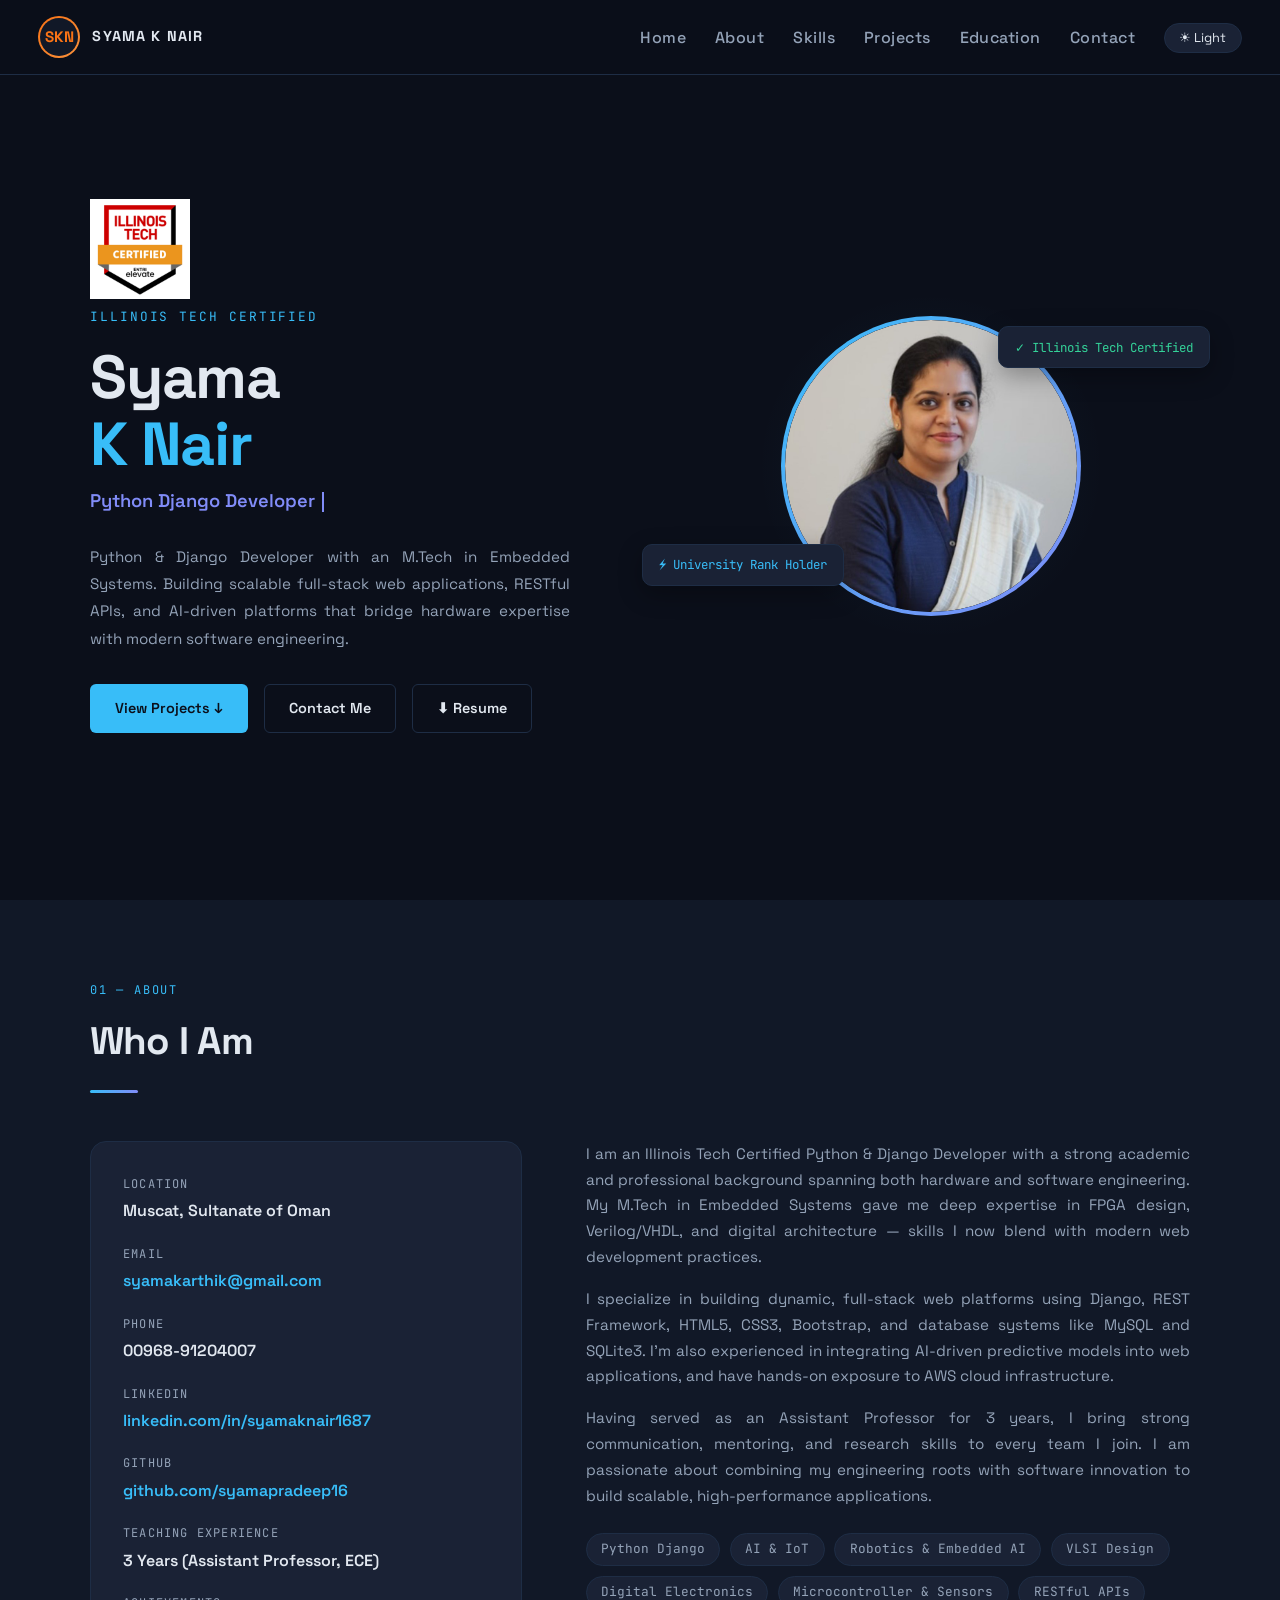
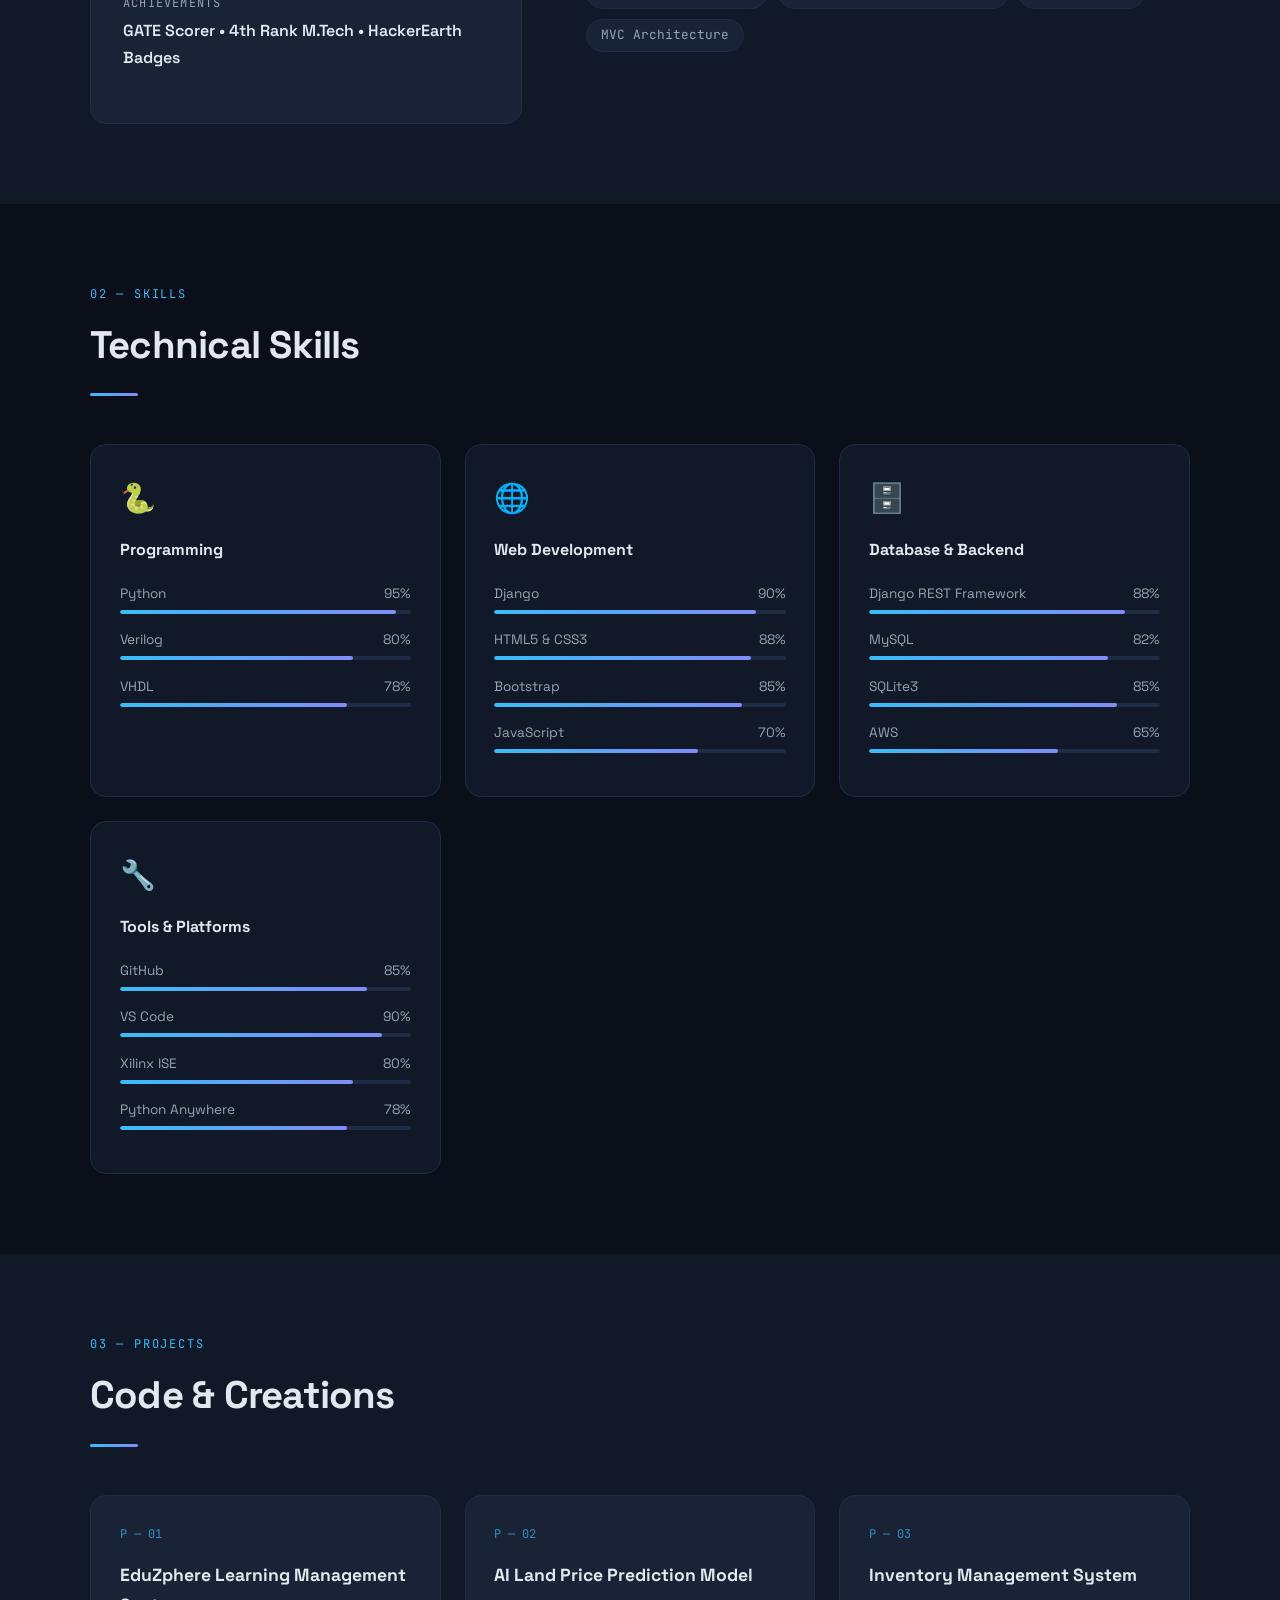
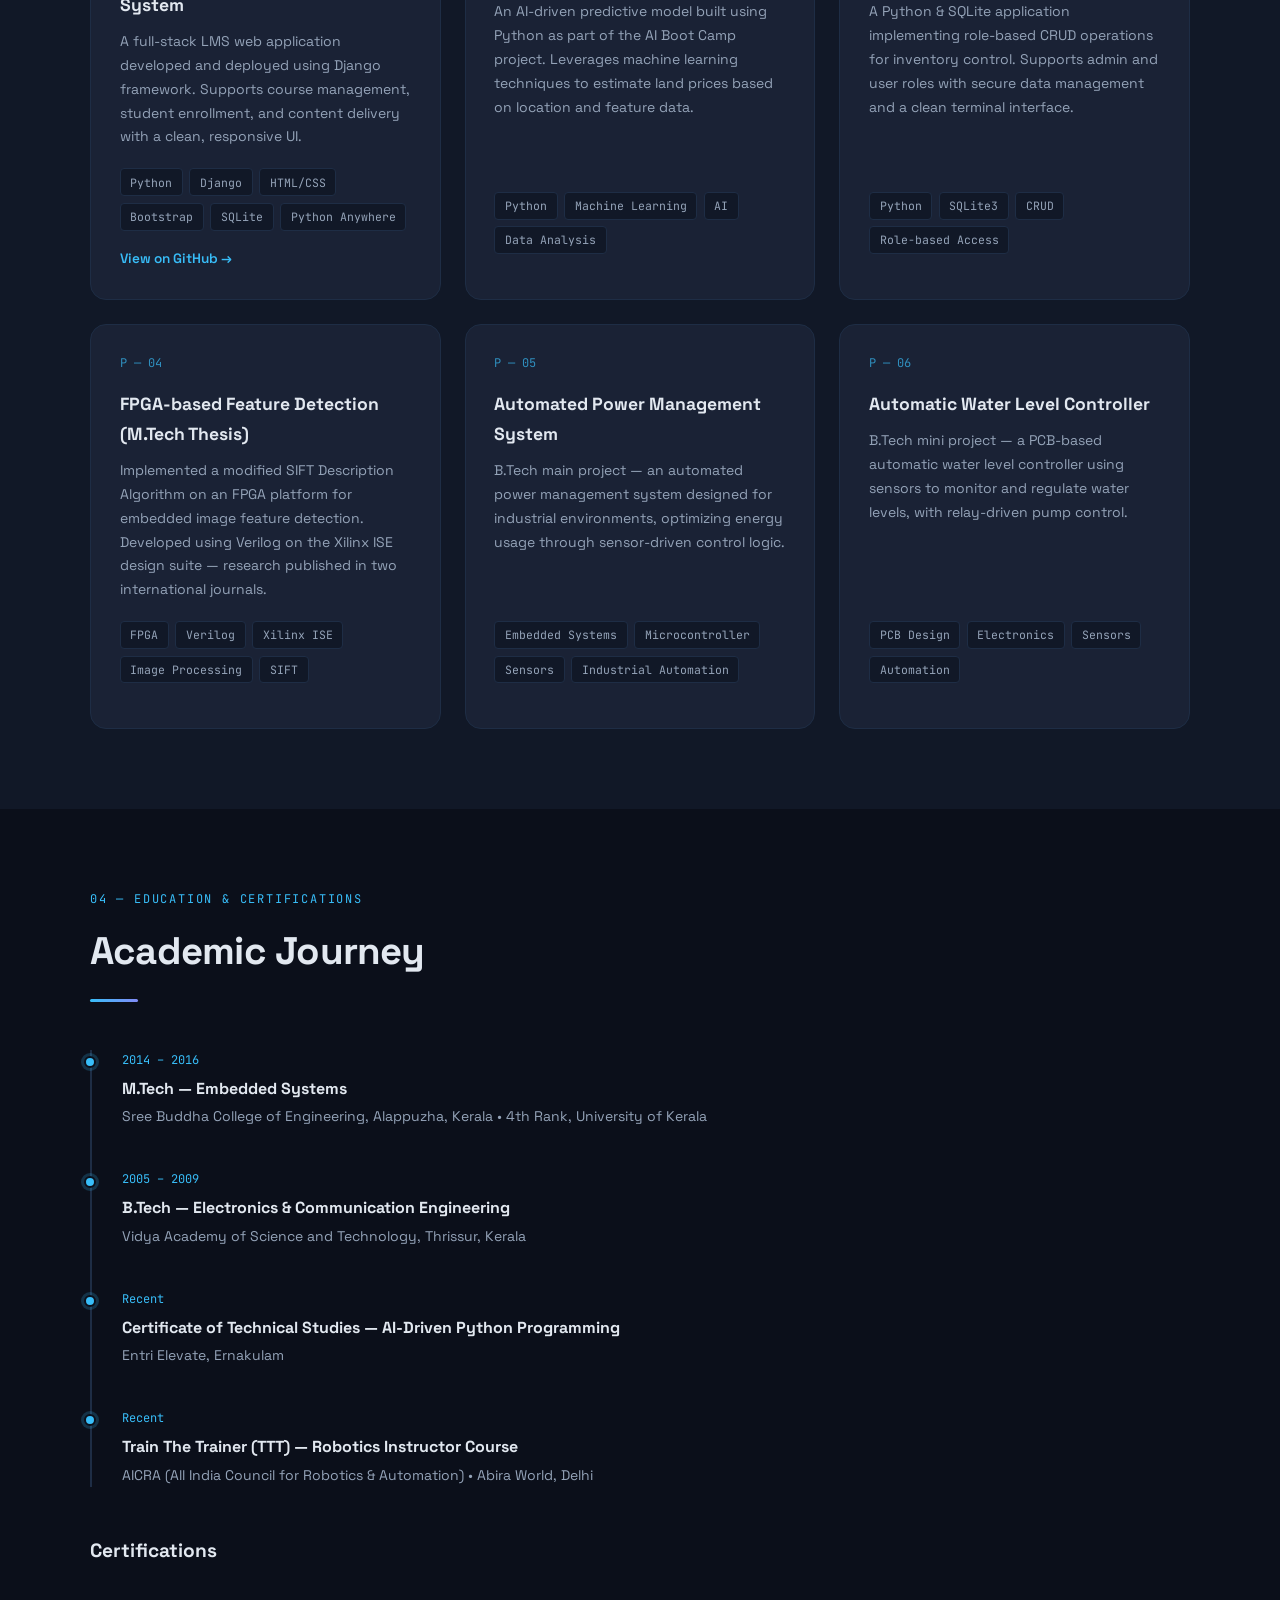
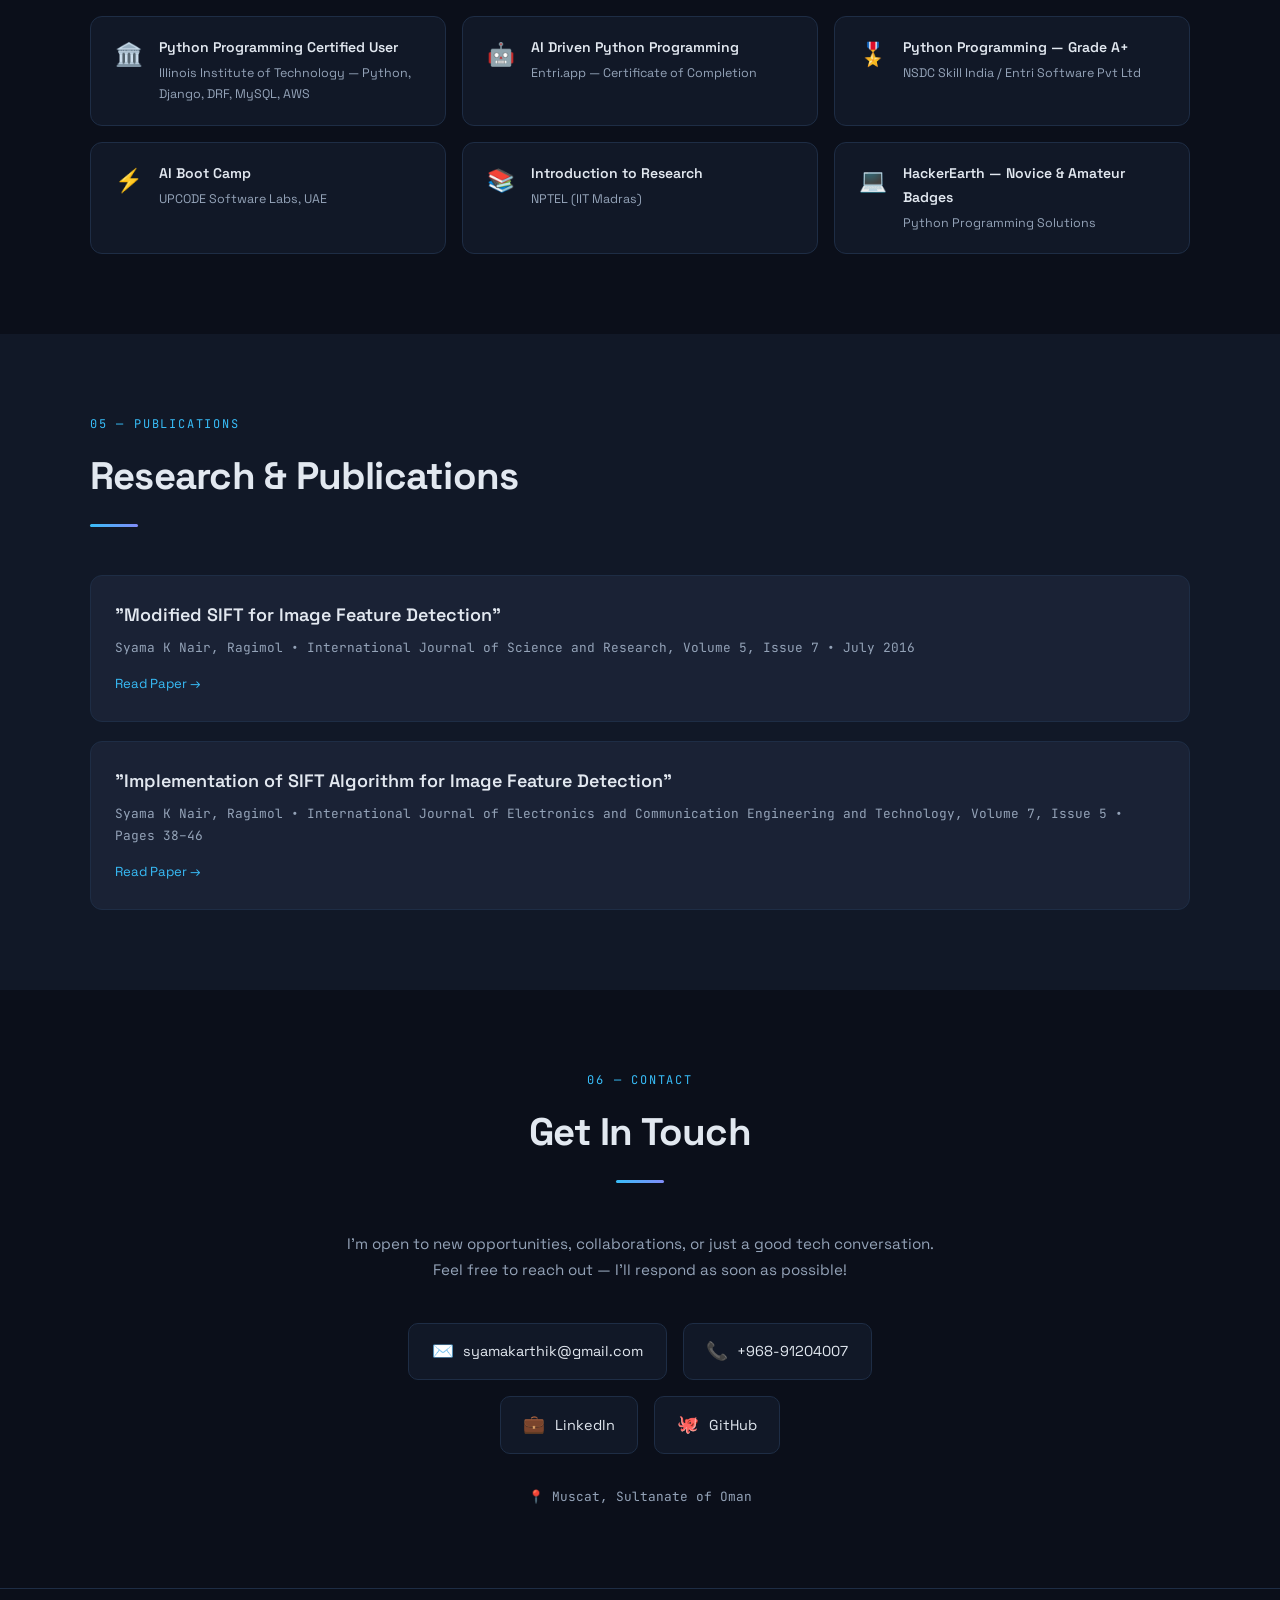
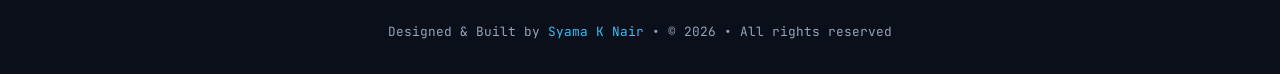
<file: index.html>
<!DOCTYPE html>
<html lang="en">
<head>
  <meta charset="UTF-8" />
  <meta name="viewport" content="width=device-width, initial-scale=1.0"/>
  <title>Syama K Nair | Python Django Developer</title>
  <link href="https://fonts.googleapis.com/css2?family=Space+Grotesk:wght@300;400;500;600;700&family=JetBrains+Mono:wght@400;500&display=swap" rel="stylesheet"/>
  <link rel="stylesheet" href="style.css"/>
</head>
<body>

<!-- ══════════════════════════════════════
     NAVIGATION
════════════════════════════════════════ -->
<nav>
  <div class="nav-logo">
  <div class="logo-f">
    <div class="logo-f-circle">SKN</div>
    <div class="logo-f-right">
      <div class="logo-f-name">SYAMA K NAIR</div>
    </div>
  </div>
</div>
  <ul class="nav-links" id="navLinks">
    <li><a href="#home">Home</a></li>
    <li><a href="#about">About</a></li>
    <li><a href="#skills">Skills</a></li>
    <li><a href="#projects">Projects</a></li>
    <li><a href="#education">Education</a></li>
    <li><a href="#contact">Contact</a></li>
    <li><button class="toggle-btn" onclick="toggleMode()">☀ Light</button></li>
  </ul>
  <div class="hamburger" id="hamburger" onclick="toggleNav()">
    <span></span>
    <span></span>
    <span></span>
  </div>
</nav>

<!-- ══════════════════════════════════════
     HERO / HOME
════════════════════════════════════════ -->
<section id="home">
  <div class="hero-grid container">

    <!-- Left: Text Content -->
    <div class="hero-content">
      <div class="hero-eyebrow">
        <img src="badge.png" alt="Illinois Tech Badge"></br>Illinois Tech Certified</div>
      <h1 class="hero-name">Syama<br><span>K Nair</span></h1>
      <p class="hero-role">
        <span class="typed-text" id="typedText"></span>
        <span class="cursor"></span>
      </p>
      <p class="hero-summary">
        Python & Django Developer with an M.Tech in Embedded Systems. Building scalable
        full-stack web applications, RESTful APIs, and AI-driven platforms that bridge
        hardware expertise with modern software engineering.
      </p>
      <div class="hero-ctas">
        <a href="#projects" class="btn btn-primary">View Projects ↓</a>
        <a href="#contact" class="btn btn-outline">Contact Me</a>
        <a href="Resume.pdf" class="btn btn-outline">⬇ Resume</a>
      </div>
    </div>

    <!-- Right: Avatar Visual -->
    <div class="hero-visual">
      <div class="hero-glow"></div>
      <div class="hero-avatar-wrap">
        <div class="hero-avatar-inner">
            <img src="profile_photo.jpeg" alt="SKN">
        </div>
      </div>
      <div class="float-badge badge-1">Illinois Tech Certified</div>
      <div class="float-badge badge-2">University Rank Holder</div>
    </div>

  </div>
</section>

<!-- ══════════════════════════════════════
     ABOUT ME
════════════════════════════════════════ -->
<section id="about">
  <div class="container reveal">
    <div class="section-label">01 — About</div>
    <h2 class="section-title">Who I Am</h2>
    <div class="section-divider"></div>

    <div class="about-grid">

      <!-- Info Card -->
      <div class="about-card">
        <div class="about-stat">
          <div class="about-stat-label">Location</div>
          <div class="about-stat-value">Muscat, Sultanate of Oman</div>
        </div>
        <div class="about-stat">
          <div class="about-stat-label">Email</div>
          <div class="about-stat-value">
            <a href="mailto:syamakarthik@gmail.com">syamakarthik@gmail.com</a>
          </div>
        </div>
        <div class="about-stat">
          <div class="about-stat-label">Phone</div>
          <div class="about-stat-value">00968-91204007</div>
        </div>
        <div class="about-stat">
          <div class="about-stat-label">LinkedIn</div>
          <div class="about-stat-value">
            <a href="http://www.linkedin.com/in/syamaknair1687" target="_blank">linkedin.com/in/syamaknair1687</a>
          </div>
        </div>
        <div class="about-stat">
          <div class="about-stat-label">GitHub</div>
          <div class="about-stat-value">
            <a href="https://github.com/syamapradeep16" target="_blank">github.com/syamapradeep16</a>
          </div>
        </div>
        <div class="about-stat">
          <div class="about-stat-label">Teaching Experience</div>
          <div class="about-stat-value">3 Years (Assistant Professor, ECE)</div>
        </div>
        <div class="about-stat">
          <div class="about-stat-label">Achievements</div>
          <div class="about-stat-value">GATE Scorer • 4th Rank M.Tech • HackerEarth Badges</div>
        </div>
      </div>

      <!-- Bio Text -->
      <div class="about-text">
        <p>
        I am an Illinois Tech Certified Python & Django Developer with a strong academic and
        professional background spanning both hardware and software engineering. My M.Tech in
        Embedded Systems gave me deep expertise in FPGA design, Verilog/VHDL, and digital
        architecture — skills I now blend with modern web development practices.
        </p>
        <p>
          I specialize in building dynamic, full-stack web platforms using Django, REST Framework,
          HTML5, CSS3, Bootstrap, and database systems like MySQL and SQLite3. I'm also experienced
          in integrating AI-driven predictive models into web applications, and have hands-on
          exposure to AWS cloud infrastructure.
        </p>
        <p>
          Having served as an Assistant Professor for 3 years, I bring strong communication,
          mentoring, and research skills to every team I join. I am passionate about combining my
          engineering roots with software innovation to build scalable, high-performance applications.
        </p>
        <div class="competency-list">
          <span class="competency-tag">Python Django</span>
          <span class="competency-tag">AI & IoT</span>
          <span class="competency-tag">Robotics & Embedded AI</span>
          <span class="competency-tag">VLSI Design</span>
          <span class="competency-tag">Digital Electronics</span>
          <span class="competency-tag">Microcontroller & Sensors</span>
          <span class="competency-tag">RESTful APIs</span>
          <span class="competency-tag">MVC Architecture</span>
        </div>
      </div>

    </div>
  </div>
</section>

<!-- ══════════════════════════════════════
     SKILLS
════════════════════════════════════════ -->
<section id="skills">
  <div class="container reveal">
    <div class="section-label">02 — Skills</div>
    <h2 class="section-title">Technical Skills</h2>
    <div class="section-divider"></div>

    <div class="skills-grid">

      <!-- Programming -->
      <div class="skill-category">
        <div class="skill-cat-icon">🐍</div>
        <div class="skill-cat-title">Programming</div>
        <div class="skill-item">
          <div class="skill-name"><span>Python</span><span>95%</span></div>
          <div class="skill-bar"><div class="skill-fill" data-width="95"></div></div>
        </div>
        <div class="skill-item">
          <div class="skill-name"><span>Verilog</span><span>80%</span></div>
          <div class="skill-bar"><div class="skill-fill" data-width="80"></div></div>
        </div>
        <div class="skill-item">
          <div class="skill-name"><span>VHDL</span><span>78%</span></div>
          <div class="skill-bar"><div class="skill-fill" data-width="78"></div></div>
        </div>
      </div>

      <!-- Web Development -->
      <div class="skill-category">
        <div class="skill-cat-icon">🌐</div>
        <div class="skill-cat-title">Web Development</div>
        <div class="skill-item">
          <div class="skill-name"><span>Django</span><span>90%</span></div>
          <div class="skill-bar"><div class="skill-fill" data-width="90"></div></div>
        </div>
        <div class="skill-item">
          <div class="skill-name"><span>HTML5 & CSS3</span><span>88%</span></div>
          <div class="skill-bar"><div class="skill-fill" data-width="88"></div></div>
        </div>
        <div class="skill-item">
          <div class="skill-name"><span>Bootstrap</span><span>85%</span></div>
          <div class="skill-bar"><div class="skill-fill" data-width="85"></div></div>
        </div>
        <div class="skill-item">
          <div class="skill-name"><span>JavaScript</span><span>70%</span></div>
          <div class="skill-bar"><div class="skill-fill" data-width="70"></div></div>
        </div>
      </div>

      <!-- Database & Backend -->
      <div class="skill-category">
        <div class="skill-cat-icon">🗄️</div>
        <div class="skill-cat-title">Database & Backend</div>
        <div class="skill-item">
          <div class="skill-name"><span>Django REST Framework</span><span>88%</span></div>
          <div class="skill-bar"><div class="skill-fill" data-width="88"></div></div>
        </div>
        <div class="skill-item">
          <div class="skill-name"><span>MySQL</span><span>82%</span></div>
          <div class="skill-bar"><div class="skill-fill" data-width="82"></div></div>
        </div>
        <div class="skill-item">
          <div class="skill-name"><span>SQLite3</span><span>85%</span></div>
          <div class="skill-bar"><div class="skill-fill" data-width="85"></div></div>
        </div>
        <div class="skill-item">
          <div class="skill-name"><span>AWS</span><span>65%</span></div>
          <div class="skill-bar"><div class="skill-fill" data-width="65"></div></div>
        </div>
      </div>

      <!-- Tools & Platforms -->
      <div class="skill-category">
        <div class="skill-cat-icon">🔧</div>
        <div class="skill-cat-title">Tools & Platforms</div>
        <div class="skill-item">
          <div class="skill-name"><span>GitHub</span><span>85%</span></div>
          <div class="skill-bar"><div class="skill-fill" data-width="85"></div></div>
        </div>
        <div class="skill-item">
          <div class="skill-name"><span>VS Code</span><span>90%</span></div>
          <div class="skill-bar"><div class="skill-fill" data-width="90"></div></div>
        </div>
        <div class="skill-item">
          <div class="skill-name"><span>Xilinx ISE</span><span>80%</span></div>
          <div class="skill-bar"><div class="skill-fill" data-width="80"></div></div>
        </div>
        <div class="skill-item">
          <div class="skill-name"><span>Python Anywhere</span><span>78%</span></div>
          <div class="skill-bar"><div class="skill-fill" data-width="78"></div></div>
        </div>
      </div>

    </div>
  </div>
</section>

<!-- ══════════════════════════════════════
     PROJECTS
════════════════════════════════════════ -->
<section id="projects">
  <div class="container reveal">
    <div class="section-label">03 — Projects</div>
    <h2 class="section-title">Code & Creations</h2>
    <div class="section-divider"></div>

    <div class="projects-grid">

      <div class="project-card">
        <div class="project-num">P — 01</div>
        <div class="project-title">EduZphere Learning Management System</div>
        <div class="project-desc">
          A full-stack LMS web application developed and deployed using Django framework.
          Supports course management, student enrollment, and content delivery with a
          clean, responsive UI.
        </div>
        <div class="project-tags">
          <span class="project-tag">Python</span>
          <span class="project-tag">Django</span>
          <span class="project-tag">HTML/CSS</span>
          <span class="project-tag">Bootstrap</span>
          <span class="project-tag">SQLite</span>
          <span class="project-tag">Python Anywhere</span>
        </div>
        <a href="https://github.com/syamapradeep16/MainProject-EduZphere-LMS" target="_blank" class="project-link">View on GitHub →</a>
      </div>

      <div class="project-card">
        <div class="project-num">P — 02</div>
        <div class="project-title">AI Land Price Prediction Model</div>
        <div class="project-desc">
          An AI-driven predictive model built using Python as part of the AI Boot Camp project.
          Leverages machine learning techniques to estimate land prices based on location
          and feature data.
        </div>
        <div class="project-tags">
          <span class="project-tag">Python</span>
          <span class="project-tag">Machine Learning</span>
          <span class="project-tag">AI</span>
          <span class="project-tag">Data Analysis</span>
        </div>
      </div>

      <div class="project-card">
        <div class="project-num">P — 03</div>
        <div class="project-title">Inventory Management System</div>
        <div class="project-desc">
          A Python & SQLite application implementing role-based CRUD operations for
          inventory control. Supports admin and user roles with secure data management
          and a clean terminal interface.
        </div>
        <div class="project-tags">
          <span class="project-tag">Python</span>
          <span class="project-tag">SQLite3</span>
          <span class="project-tag">CRUD</span>
          <span class="project-tag">Role-based Access</span>
        </div>
      </div>

      <div class="project-card">
        <div class="project-num">P — 04</div>
        <div class="project-title">FPGA-based Feature Detection (M.Tech Thesis)</div>
        <div class="project-desc">
          Implemented a modified SIFT Description Algorithm on an FPGA platform for
          embedded image feature detection. Developed using Verilog on the Xilinx ISE
          design suite — research published in two international journals.
        </div>
        <div class="project-tags">
          <span class="project-tag">FPGA</span>
          <span class="project-tag">Verilog</span>
          <span class="project-tag">Xilinx ISE</span>
          <span class="project-tag">Image Processing</span>
          <span class="project-tag">SIFT</span>
        </div>
      </div>

      <div class="project-card">
        <div class="project-num">P — 05</div>
        <div class="project-title">Automated Power Management System</div>
        <div class="project-desc">
          B.Tech main project — an automated power management system designed for industrial
          environments, optimizing energy usage through sensor-driven control logic.
        </div>
        <div class="project-tags">
          <span class="project-tag">Embedded Systems</span>
          <span class="project-tag">Microcontroller</span>
          <span class="project-tag">Sensors</span>
          <span class="project-tag">Industrial Automation</span>
        </div>
      </div>

      <div class="project-card">
        <div class="project-num">P — 06</div>
        <div class="project-title">Automatic Water Level Controller</div>
        <div class="project-desc">
          B.Tech mini project — a PCB-based automatic water level controller using sensors
          to monitor and regulate water levels, with relay-driven pump control.
        </div>
        <div class="project-tags">
          <span class="project-tag">PCB Design</span>
          <span class="project-tag">Electronics</span>
          <span class="project-tag">Sensors</span>
          <span class="project-tag">Automation</span>
        </div>
      </div>

    </div>
  </div>
</section>

<!-- ══════════════════════════════════════
     EDUCATION & CERTIFICATIONS
════════════════════════════════════════ -->
<section id="education">
  <div class="container reveal">
    <div class="section-label">04 — Education & Certifications</div>
    <h2 class="section-title">Academic Journey</h2>
    <div class="section-divider"></div>

    <!-- Timeline -->
    <div class="timeline">
      <div class="timeline-item">
        <div class="timeline-dot"></div>
        <div class="timeline-year">2014 – 2016</div>
        <div class="timeline-title">M.Tech — Embedded Systems</div>
        <div class="timeline-sub">Sree Buddha College of Engineering, Alappuzha, Kerala • 4th Rank, University of Kerala</div>
      </div>
      <div class="timeline-item">
        <div class="timeline-dot"></div>
        <div class="timeline-year">2005 – 2009</div>
        <div class="timeline-title">B.Tech — Electronics & Communication Engineering</div>
        <div class="timeline-sub">Vidya Academy of Science and Technology, Thrissur, Kerala</div>
      </div>
      <div class="timeline-item">
        <div class="timeline-dot"></div>
        <div class="timeline-year">Recent</div>
        <div class="timeline-title">Certificate of Technical Studies — AI-Driven Python Programming</div>
        <div class="timeline-sub">Entri Elevate, Ernakulam</div>
      </div>
      <div class="timeline-item">
        <div class="timeline-dot"></div>
        <div class="timeline-year">Recent</div>
        <div class="timeline-title">Train The Trainer (TTT) — Robotics Instructor Course</div>
        <div class="timeline-sub">AICRA (All India Council for Robotics & Automation) • Abira World, Delhi</div>
      </div>
    </div>

    <!-- Certifications -->
    <h3 class="cert-heading">Certifications</h3>
    <div class="cert-grid">
      <div class="cert-card">
        <div class="cert-icon">🏛️</div>
        <div>
          <div class="cert-name">Python Programming Certified User</div>
          <div class="cert-org">Illinois Institute of Technology — Python, Django, DRF, MySQL, AWS</div>
        </div>
      </div>
      <div class="cert-card">
        <div class="cert-icon">🤖</div>
        <div>
          <div class="cert-name">AI Driven Python Programming</div>
          <div class="cert-org">Entri.app — Certificate of Completion</div>
        </div>
      </div>
      <div class="cert-card">
        <div class="cert-icon">🎖️</div>
        <div>
          <div class="cert-name">Python Programming — Grade A+</div>
          <div class="cert-org">NSDC Skill India / Entri Software Pvt Ltd</div>
        </div>
      </div>
      <div class="cert-card">
        <div class="cert-icon">⚡</div>
        <div>
          <div class="cert-name">AI Boot Camp</div>
          <div class="cert-org">UPCODE Software Labs, UAE</div>
        </div>
      </div>
      <div class="cert-card">
        <div class="cert-icon">📚</div>
        <div>
          <div class="cert-name">Introduction to Research</div>
          <div class="cert-org">NPTEL (IIT Madras)</div>
        </div>
      </div>
      <div class="cert-card">
        <div class="cert-icon">💻</div>
        <div>
          <div class="cert-name">HackerEarth — Novice & Amateur Badges</div>
          <div class="cert-org">Python Programming Solutions</div>
        </div>
      </div>
    </div>

  </div>
</section>

<!-- ══════════════════════════════════════
     PUBLICATIONS
════════════════════════════════════════ -->
<section id="publications">
  <div class="container reveal">
    <div class="section-label">05 — Publications</div>
    <h2 class="section-title">Research & Publications</h2>
    <div class="section-divider"></div>

    <div class="pub-list">
      <div class="pub-card">
        <div class="pub-title">"Modified SIFT for Image Feature Detection"</div>
        <div class="pub-meta">Syama K Nair, Ragimol • International Journal of Science and Research, Volume 5, Issue 7 • July 2016</div>
        <a href="https://www.ijsr.net/archive/v5i7/ART2016229.pdf" target="_blank" class="pub-link">Read Paper →</a>
      </div>
      <div class="pub-card">
        <div class="pub-title">"Implementation of SIFT Algorithm for Image Feature Detection"</div>
        <div class="pub-meta">Syama K Nair, Ragimol • International Journal of Electronics and Communication Engineering and Technology, Volume 7, Issue 5 • Pages 38–46</div>
        <a href="https://iaeme.com/MasterAdmin/Journal_uploads/IJECET/VOLUME_7_ISSUE_5/IJECET_07_05_005.pdf" target="_blank" class="pub-link">Read Paper →</a>
      </div>
    </div>

  </div>
</section>

<!-- ══════════════════════════════════════
     CONTACT
════════════════════════════════════════ -->
<section id="contact">
  <div class="container reveal">
    <div class="section-label">06 — Contact</div>
    <h2 class="section-title">Get In Touch</h2>
    <div class="section-divider" style="margin: 0 auto 3rem;"></div>

    <div class="contact-wrap">
      <p class="contact-intro">
        I'm open to new opportunities, collaborations, or just a good tech conversation.
        Feel free to reach out — I'll respond as soon as possible!
      </p>
      <div class="contact-links">
        <a href="mailto:syamakarthik@gmail.com" class="contact-link">
          <span class="contact-link-icon">✉️</span> syamakarthik@gmail.com
        </a>
        <a href="tel:+96891204007" class="contact-link">
          <span class="contact-link-icon">📞</span> +968-91204007
        </a>
        <a href="http://www.linkedin.com/in/syamaknair1687" target="_blank" class="contact-link">
          <span class="contact-link-icon">💼</span> LinkedIn
        </a>
        <a href="https://github.com/syamapradeep16" target="_blank" class="contact-link">
          <span class="contact-link-icon">🐙</span> GitHub
        </a>
      </div>
      <p class="contact-location">📍 Muscat, Sultanate of Oman</p>
    </div>

  </div>
</section>

<!-- ══════════════════════════════════════
     FOOTER
════════════════════════════════════════ -->
<footer>
  <p>Designed & Built by <span>Syama K Nair</span> • © 2026 • All rights reserved</p>
</footer>

<!-- Scroll to Top Button -->
<button id="scrollTop" onclick="window.scrollTo({top: 0, behavior: 'smooth'})">↑</button>

<!-- ══════════════════════════════════════
     JAVASCRIPT
════════════════════════════════════════ -->
<script>
  /* ── TYPING ANIMATION ── */
  const roles = [
    'Python Django Developer',
    'Full-Stack Web Developer',
    'Embedded Systems Engineer',
    'AI & IoT Enthusiast'
  ];
  let roleIndex = 0, charIndex = 0, deleting = false;
  const typedEl = document.getElementById('typedText');

  function type() {
    const word = roles[roleIndex];
    if (!deleting) {
      typedEl.textContent = word.slice(0, ++charIndex);
      if (charIndex === word.length) {
        deleting = true;
        setTimeout(type, 1800);
        return;
      }
    } else {
      typedEl.textContent = word.slice(0, --charIndex);
      if (charIndex === 0) {
        deleting = false;
        roleIndex = (roleIndex + 1) % roles.length;
      }
    }
    setTimeout(type, deleting ? 60 : 100);
  }
  type();

  /* ── DARK / LIGHT MODE TOGGLE ── */
  function toggleMode() {
    document.body.classList.toggle('light-mode');
    const btn = document.querySelector('.toggle-btn');
    btn.textContent = document.body.classList.contains('light-mode') ? '🌙 Dark' : '☀ Light';
  }

  /* ── MOBILE HAMBURGER MENU ── */
  function toggleNav() {
    document.getElementById('navLinks').classList.toggle('open');
  }

  /* ── SCROLL TO TOP VISIBILITY ── */
  const scrollBtn = document.getElementById('scrollTop');
  window.addEventListener('scroll', () => {
    scrollBtn.classList.toggle('visible', window.scrollY > 400);
  });

  /* ── SCROLL REVEAL ANIMATION ── */
  const reveals = document.querySelectorAll('.reveal');
  const revealObserver = new IntersectionObserver((entries) => {
    entries.forEach(entry => {
      if (entry.isIntersecting) entry.target.classList.add('visible');
    });
  }, { threshold: 0.1 });
  reveals.forEach(r => revealObserver.observe(r));

  /* ── SKILL BAR ANIMATION ── */
  const barObserver = new IntersectionObserver((entries) => {
    entries.forEach(entry => {
      if (entry.isIntersecting) {
        entry.target.querySelectorAll('.skill-fill').forEach(bar => {
          bar.style.width = bar.dataset.width + '%';
        });
      }
    });
  }, { threshold: 0.2 });
  document.querySelectorAll('.skill-category').forEach(c => barObserver.observe(c));

  /* ── CLOSE MOBILE NAV ON LINK CLICK ── */
  document.querySelectorAll('.nav-links a').forEach(a => {
    a.addEventListener('click', () => {
      document.getElementById('navLinks').classList.remove('open');
    });
  });
</script>

</body>
</html>
</file>
<file: style.css>
/* ============================================
   SYAMA K NAIR — PORTFOLIO STYLESHEET
   style.css
   ============================================ */

/* ── TOKEN SYSTEM ── */
:root {
  --bg:        #0b0f1a;
  --surface:   #111827;
  --card:      #1a2235;
  --border:    #1e2d45;
  --accent:    #38bdf8;
  --accent2:   #818cf8;
  --green:     #34d399;
  --text:      #e2e8f0;
  --muted:     #94a3b8;
  --display:   'Space Grotesk', sans-serif;
  --mono:      'JetBrains Mono', monospace;
}

.light-mode {
  --bg:       #f0f4f8;
  --surface:  #ffffff;
  --card:     #e8edf5;
  --border:   #cbd5e1;
  --text:     #1e293b;
  --muted:    #475569;
}

/* ── RESET & BASE ── */
*, *::before, *::after {
  box-sizing: border-box;
  margin: 0;
  padding: 0;
}

html {
  scroll-behavior: smooth;
}

body {
  background: var(--bg);
  color: var(--text);
  font-family: var(--display);
  font-size: 18px;
  line-height: 1.7;
  transition: background 0.3s, color 0.3s;
}

/* ── NAVIGATION ── */
nav {
  position: fixed;
  top: 0;
  left: 0;
  right: 0;
  z-index: 100;
  display: flex;
  justify-content: space-between;
  align-items: center;
  padding: 1rem 3%;
  background: rgba(11, 15, 26, 0.85);
  backdrop-filter: blur(12px);
  border-bottom: 1px solid var(--border);
  transition: background 0.3s;
}

.light-mode nav {
  background: rgba(240, 244, 248, 0.9);
}
.logo-f {
  display: flex;
  flex-direction: row;
  align-items: center;
  gap: 12px;
  text-decoration: none;
}
 
.logo-f-circle {
  width: 42px;
  height: 42px;
  border-radius: 50%;
  border: 2px solid transparent;
  background:
    linear-gradient(var(--surface), var(--surface)) padding-box,
    linear-gradient(135deg, #f97316, #fb923c) border-box;
  display: flex;
  align-items: center;
  justify-content: center;
  font-family: var(--display);
  font-size: 0.95rem;
  font-weight: 700;
  color: #f97316;
  flex-shrink: 0;
  transition: box-shadow 0.3s;
}
 
.logo-f:hover .logo-f-circle {
  box-shadow: 0 0 14px rgb(249, 115, 22, 0.45);
}
 
.logo-f-right {
  display: flex;
  flex-direction: column;
  align-items: flex-start;
}
 
.logo-f-name {
  font-family: var(--display);
  font-size: 0.9rem;
  font-weight: 700;
  color: var(--text);
  letter-spacing: 0.08em;
  line-height: 1.1;
}
 
.logo-f-name span {
  color: var(--accent2);
}
 
.nav-links {
  display: flex;
  gap: 1.8rem;
  list-style: none;
  align-items: center;
}

.nav-links a {
  color: var(--muted);
  text-decoration: none;
  font-size: 1rem;
  font-weight: 500;
  letter-spacing: 0.03em;
  transition: color 0.2s;
}

.nav-links a:hover {
  color: var(--accent);
}

.toggle-btn {
  background: var(--card);
  border: 1px solid var(--border);
  border-radius: 50px;
  padding: 0.35rem 0.9rem;
  color: var(--text);
  font-size: 0.8rem;
  cursor: pointer;
  font-family: var(--display);
  transition: all 0.2s;
}

.toggle-btn:hover {
  border-color: var(--accent);
  color: var(--accent);
}

.hamburger {
  display: none;
  flex-direction: column;
  gap: 5px;
  cursor: pointer;
}

.hamburger span {
  width: 24px;
  height: 2px;
  background: var(--text);
  border-radius: 2px;
  transition: 0.3s;
}

/* ── HERO SECTION ── */
#home {
  min-height: 100vh;
  display: flex;
  align-items: center;
  justify-content: center;
  padding: 6rem 2rem 4rem;
  position: relative;
  overflow: hidden;
}

.hero-grid {
  display: grid;
  grid-template-columns: 1fr 1fr;
  gap: 4rem;
  align-items: center;
  max-width: 1100px;
  width: 100%;
}

.hero-eyebrow {
  font-family: var(--mono);
  font-size: 0.8rem;
  color: var(--accent);
  letter-spacing: 0.15em;
  text-transform: uppercase;
  margin-bottom: 1rem;
}

.hero-eyebrow img{
    width: 100px;
    height: 100px;
    object-fit:contain;
}

.hero-name {
  font-size: clamp(2.4rem, 5vw, 3.8rem);
  font-weight: 700;
  line-height: 1.1;
  letter-spacing: -0.02em;
  margin-bottom: 0.5rem;
}

.hero-name span {
  color: var(--accent);
}

.hero-role {
  font-size: 1.15rem;
  color: var(--muted);
  margin-bottom: 1.5rem;
  min-height: 1.8em;
}

.typed-text {
  color: var(--accent2);
  font-weight: 600;
}

.cursor {
  display: inline-block;
  width: 2px;
  height: 1.1em;
  background: var(--accent2);
  margin-left: 2px;
  animation: blink 0.8s infinite;
  vertical-align: text-bottom;
}

@keyframes blink {
  0%, 100% { opacity: 1; }
  50%       { opacity: 0; }
}

.hero-summary {
  color: var(--muted);
  font-size: 0.95rem;
  line-height: 1.8;
  margin-bottom: 2rem;
  max-width: 480px;
  text-align: justify;
}

.hero-ctas {
  display: flex;
  gap: 1rem;
  flex-wrap: wrap;
}

/* ── BUTTONS ── */
.btn {
  display: inline-flex;
  align-items: center;
  gap: 0.5rem;
  padding: 0.7rem 1.5rem;
  border-radius: 6px;
  font-family: var(--display);
  font-size: 0.9rem;
  font-weight: 600;
  cursor: pointer;
  text-decoration: none;
  transition: all 0.25s;
  border: 1.5px solid transparent;
}

.btn-primary {
  background: var(--accent);
  color: #0b0f1a;
}

.btn-primary:hover {
  background: #7dd3fc;
  transform: translateY(-2px);
  box-shadow: 0 8px 24px rgba(56, 189, 248, 0.3);
}

.btn-outline {
  background: transparent;
  border-color: var(--border);
  color: var(--text);
}

.btn-outline:hover {
  border-color: var(--accent);
  color: var(--accent);
  transform: translateY(-2px);
}

/* ── HERO VISUAL ── */
.hero-visual {
  display: flex;
  align-items: center;
  justify-content: center;
  position: relative;
}

.hero-avatar-wrap {
  width: 300px;
  height: 300px;
  border-radius: 50%;
  background: linear-gradient(135deg, var(--accent) 0%, var(--accent2) 100%);
  padding: 4px;
  position: relative;
}

.hero-avatar-inner {
  width: 100%;
  height: 100%;
  border-radius: 50%;
  overflow: hidden;
  background: var(--surface);
}

.hero-avatar-inner img{
  width: 100%;
  height: 100%;
  border-radius: 50%;
  object-fit: cover;
  display: block;
}

.float-badge {
  position: absolute;
  background: var(--card);
  border: 1px solid var(--border);
  border-radius: 10px;
  padding: 0.6rem 1rem;
  font-size: 0.78rem;
  font-family: var(--mono);
  color: var(--text);
  white-space: nowrap;
  box-shadow: 0 8px 24px rgba(0, 0, 0, 0.3);
}

.badge-1 {
  top: 10px;
  right: -20px;
  color: var(--green);
}

.badge-1::before {
  content: "✓ ";
}

.badge-2 {
  bottom: 30px;
  left: -30px;
  color: var(--accent);
}

.badge-2::before {
  content: "⚡ ";
}

.badge-3 {
  top: 50%;
  right: -40px;
  transform: translateY(-50%);
  color: var(--accent2);
}

.badge-3::before {
  content: "🏆 ";
}

.hero-glow {
  position: absolute;
  width: 350px;
  height: 350px;
  border-radius: 50%;
  background: radial-gradient(circle, rgba(56, 189, 248, 0.08) 0%, transparent 70%);
  pointer-events: none;
}

/* ── SECTION COMMON STYLES ── */
section {
  padding: 5rem 1rem;
}

.container {
  max-width: 1100px;
  margin: 0 auto;
}

.section-label {
  font-family: var(--mono);
  font-size: 0.75rem;
  color: var(--accent);
  letter-spacing: 0.15em;
  text-transform: uppercase;
  margin-bottom: 0.5rem;
}

.section-title {
  font-size: clamp(1.8rem, 3vw, 2.5rem);
  font-weight: 700;
  letter-spacing: -0.02em;
  margin-bottom: 1rem;
}

.section-divider {
  width: 48px;
  height: 3px;
  background: linear-gradient(90deg, var(--accent), var(--accent2));
  border-radius: 2px;
  margin-bottom: 3rem;
}

/* ── ABOUT SECTION ── */
#about {
  background: var(--surface);
}

.about-grid {
  display: grid;
  grid-template-columns: 1fr 1.4fr;
  gap: 4rem;
  align-items: start;
}

.about-card {
  background: var(--card);
  border: 1px solid var(--border);
  border-radius: 16px;
  padding: 2rem;
}

.about-stat {
  margin-bottom: 1.2rem;
}

.about-stat-label {
  font-size: 0.75rem;
  color: var(--muted);
  font-family: var(--mono);
  text-transform: uppercase;
  letter-spacing: 0.1em;
}

.about-stat-value {
  font-size: 1rem;
  font-weight: 600;
  color: var(--text);
  margin-top: 0.2rem;
}

.about-stat-value a {
  color: var(--accent);
  text-decoration: none;
}

.about-stat-value a:hover {
  text-decoration: underline;
}

.about-text p {
  color: var(--muted);
  margin-bottom: 1rem;
  font-size: 0.95rem;
  text-align: justify;
}

.competency-list {
  display: flex;
  flex-wrap: wrap;
  gap: 0.6rem;
  margin-top: 1.5rem;
}

.competency-tag {
  background: var(--card);
  border: 1px solid var(--border);
  border-radius: 50px;
  padding: 0.3rem 0.9rem;
  font-size: 0.8rem;
  color: var(--muted);
  font-family: var(--mono);
  transition: all 0.2s;
}

.competency-tag:hover {
  border-color: var(--accent);
  color: var(--accent);
}

/* ── SKILLS SECTION ── */
.skills-grid {
  display: grid;
  grid-template-columns: repeat(auto-fit, minmax(280px, 1fr));
  gap: 1.5rem;
}

.skill-category {
  background: var(--surface);
  border: 1px solid var(--border);
  border-radius: 16px;
  padding: 1.8rem;
  transition: border-color 0.2s, transform 0.2s;
}

.skill-category:hover {
  border-color: var(--accent);
  transform: translateY(-4px);
}

.skill-cat-icon {
  font-size: 1.8rem;
  margin-bottom: 0.8rem;
}

.skill-cat-title {
  font-size: 1rem;
  font-weight: 700;
  margin-bottom: 1.2rem;
}

.skill-item {
  margin-bottom: 0.9rem;
}

.skill-name {
  font-size: 0.85rem;
  color: var(--muted);
  margin-bottom: 0.3rem;
  display: flex;
  justify-content: space-between;
}

.skill-bar {
  height: 4px;
  background: var(--border);
  border-radius: 4px;
  overflow: hidden;
}

.skill-fill {
  height: 100%;
  border-radius: 4px;
  background: linear-gradient(90deg, var(--accent), var(--accent2));
  width: 0;
  transition: width 1.2s ease;
}

/* ── PROJECTS SECTION ── */
#projects {
  background: var(--surface);
}

.projects-grid {
  display: grid;
  grid-template-columns: repeat(auto-fit, minmax(320px, 1fr));
  gap: 1.5rem;
}

.project-card {
  background: var(--card);
  border: 1px solid var(--border);
  border-radius: 16px;
  padding: 1.8rem;
  display: flex;
  flex-direction: column;
  transition: border-color 0.25s, transform 0.25s, box-shadow 0.25s;
  position: relative;
  overflow: hidden;
}

.project-card::before {
  content: '';
  position: absolute;
  top: 0;
  left: 0;
  right: 0;
  height: 3px;
  background: linear-gradient(90deg, var(--accent), var(--accent2));
  transform: scaleX(0);
  transform-origin: left;
  transition: transform 0.3s ease;
}

.project-card:hover::before {
  transform: scaleX(1);
}

.project-card:hover {
  border-color: var(--accent);
  transform: translateY(-4px);
  box-shadow: 0 16px 40px rgba(0, 0, 0, 0.2);
}

.project-num {
  font-family: var(--mono);
  font-size: 0.75rem;
  color: var(--accent);
  margin-bottom: 1rem;
  opacity: 0.7;
}

.project-title {
  font-size: 1.1rem;
  font-weight: 700;
  margin-bottom: 0.6rem;
}

.project-desc {
  color: var(--muted);
  font-size: 0.875rem;
  line-height: 1.7;
  flex: 1;
  margin-bottom: 1.2rem;
}

.project-tags {
  display: flex;
  flex-wrap: wrap;
  gap: 0.4rem;
  margin-bottom: 1rem;
}

.project-tag {
  background: var(--surface);
  border: 1px solid var(--border);
  border-radius: 4px;
  padding: 0.2rem 0.6rem;
  font-family: var(--mono);
  font-size: 0.72rem;
  color: var(--muted);
}

.project-link {
  color: var(--accent);
  font-size: 0.85rem;
  font-weight: 600;
  text-decoration: none;
  display: inline-flex;
  align-items: center;
  gap: 0.3rem;
}

.project-link:hover {
  text-decoration: underline;
}

/* ── EDUCATION & TIMELINE ── */
.timeline {
  position: relative;
  padding-left: 2rem;
}

.timeline::before {
  content: '';
  position: absolute;
  left: 0;
  top: 0;
  bottom: 0;
  width: 2px;
  background: var(--border);
}

.timeline-item {
  position: relative;
  margin-bottom: 2.5rem;
}

.timeline-dot {
  position: absolute;
  left: -2.4rem;
  top: 0.4rem;
  width: 12px;
  height: 12px;
  border-radius: 50%;
  background: var(--accent);
  border: 2px solid var(--bg);
  box-shadow: 0 0 0 3px rgba(56, 189, 248, 0.2);
}

.timeline-year {
  font-family: var(--mono);
  font-size: 0.75rem;
  color: var(--accent);
  margin-bottom: 0.3rem;
}

.timeline-title {
  font-weight: 700;
  font-size: 1rem;
  margin-bottom: 0.2rem;
}

.timeline-sub {
  color: var(--muted);
  font-size: 0.875rem;
}

/* ── CERTIFICATIONS ── */
.cert-grid {
  display: grid;
  grid-template-columns: repeat(auto-fit, minmax(280px, 1fr));
  gap: 1rem;
  margin-top: 3rem;
}

.cert-heading {
  font-size: 1.2rem;
  font-weight: 700;
  margin: 3rem 0 1.5rem;
  color: var(--text);
}

.cert-card {
  background: var(--surface);
  border: 1px solid var(--border);
  border-radius: 12px;
  padding: 1.2rem 1.5rem;
  display: flex;
  align-items: flex-start;
  gap: 1rem;
  transition: border-color 0.2s;
}

.cert-card:hover {
  border-color: var(--green);
}

.cert-icon {
  font-size: 1.4rem;
  flex-shrink: 0;
}

.cert-name {
  font-size: 0.875rem;
  font-weight: 600;
  margin-bottom: 0.2rem;
}

.cert-org {
  font-size: 0.78rem;
  color: var(--muted);
}

/* ── PUBLICATIONS SECTION ── */
#publications {
  background: var(--surface);
}

.pub-list {
  display: flex;
  flex-direction: column;
  gap: 1.2rem;
}

.pub-card {
  background: var(--card);
  border: 1px solid var(--border);
  border-radius: 12px;
  padding: 1.5rem;
  transition: border-color 0.2s;
}

.pub-card:hover {
  border-color: var(--accent2);
}

.pub-title {
  font-weight: 600;
  margin-bottom: 0.4rem;
}

.pub-meta {
  font-size: 0.8rem;
  color: var(--muted);
  margin-bottom: 0.5rem;
  font-family: var(--mono);
}

.pub-link {
  font-size: 0.82rem;
  color: var(--accent);
  text-decoration: none;
}

.pub-link:hover {
  text-decoration: underline;
}

/* ── CONTACT SECTION ── */
#contact {
  text-align: center;
}

.contact-wrap {
  max-width: 600px;
  margin: 0 auto;
}

.contact-intro {
  color: var(--muted);
  margin-bottom: 2.5rem;
  font-size: 0.95rem;
}

.contact-links {
  display: flex;
  justify-content: center;
  flex-wrap: wrap;
  gap: 1rem;
  margin-bottom: 2rem;
}

.contact-link {
  display: flex;
  align-items: center;
  gap: 0.6rem;
  background: var(--surface);
  border: 1px solid var(--border);
  border-radius: 10px;
  padding: 0.8rem 1.4rem;
  color: var(--text);
  text-decoration: none;
  font-size: 0.9rem;
  transition: all 0.2s;
}

.contact-link:hover {
  border-color: var(--accent);
  color: var(--accent);
  transform: translateY(-2px);
}

.contact-link-icon {
  font-size: 1.1rem;
}

.contact-location {
  color: var(--muted);
  font-size: 0.8rem;
  font-family: var(--mono);
}

/* ── FOOTER ── */
footer {
  border-top: 1px solid var(--border);
  padding: 2rem;
  text-align: center;
  font-size: 0.8rem;
  color: var(--muted);
  font-family: var(--mono);
}

footer span {
  color: var(--accent);
}

/* ── SCROLL TO TOP BUTTON ── */
#scrollTop {
  position: fixed;
  bottom: 2rem;
  right: 2rem;
  background: var(--accent);
  color: #0b0f1a;
  border: none;
  border-radius: 50%;
  width: 42px;
  height: 42px;
  font-size: 1.2rem;
  cursor: pointer;
  display: none;
  align-items: center;
  justify-content: center;
  box-shadow: 0 4px 20px rgba(56, 189, 248, 0.4);
  transition: transform 0.2s;
  z-index: 50;
}

#scrollTop:hover {
  transform: scale(1.1);
}

#scrollTop.visible {
  display: flex;
}

/* ── SCROLL REVEAL ANIMATION ── */
.reveal {
  opacity: 0;
  transform: translateY(24px);
  transition: opacity 0.6s ease, transform 0.6s ease;
}

.reveal.visible {
  opacity: 1;
  transform: translateY(0);
}

/* ── RESPONSIVE — MOBILE ── */
@media (max-width: 768px) {
  .hero-grid {
    grid-template-columns: 1fr;
    text-align: center;
    gap: 2.5rem;
  }

  .hero-ctas {
    justify-content: center;
  }

  .hero-visual {
    order: -1;
  }

  .hero-avatar-wrap {
    width: 200px;
    height: 200px;
  }

  .hero-avatar-inner {
    font-size: 3.5rem;
  }

  .float-badge {
    display: none;
  }

  .nav-links {
    display: none;
    flex-direction: column;
    position: absolute;
    top: 65px;
    left: 0;
    right: 0;
    background: var(--surface);
    padding: 1.5rem;
    border-bottom: 1px solid var(--border);
    gap: 1rem;
  }

  .nav-links.open {
    display: flex;
  }

  .hamburger {
    display: flex;
  }

  .about-grid {
    grid-template-columns: 1fr;
  }
}
</file>
